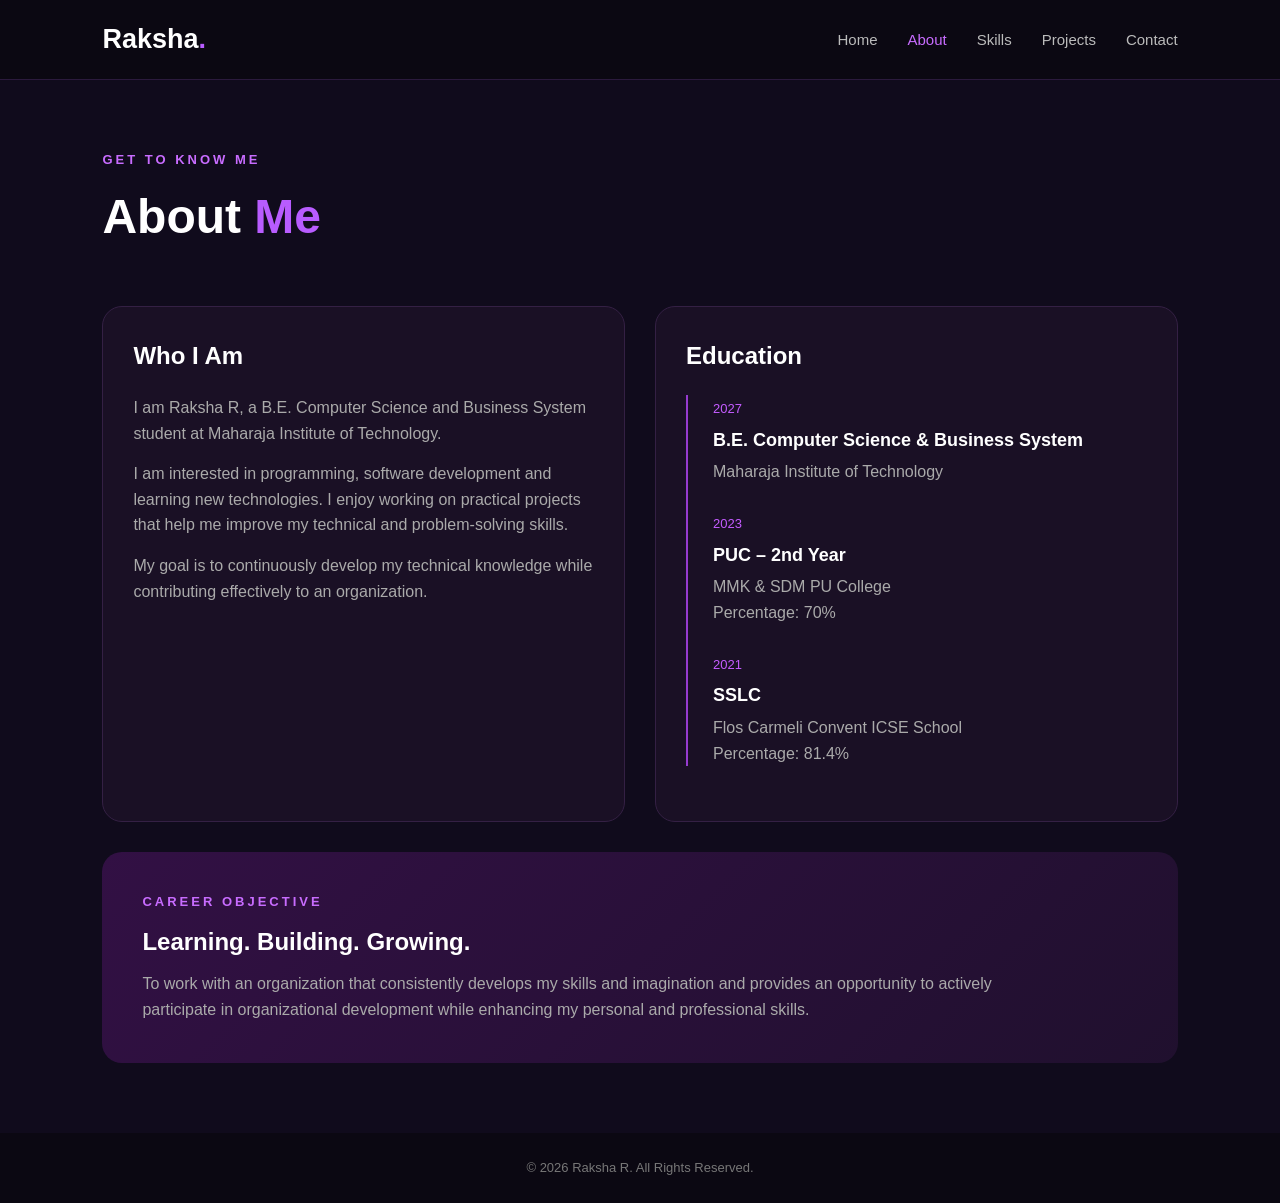
<file: about.html>
<!DOCTYPE html>
<html lang="en">

<head>
    <meta charset="UTF-8">
    <meta name="viewport" content="width=device-width, initial-scale=1.0">
    <title>About | Raksha R</title>
    <link rel="stylesheet" href="style.css">
</head>

<body>

<header>
    <div class="logo">Raksha<span>.</span></div>

    <nav>
        <a href="index.html">Home</a>
        <a href="about.html" class="active">About</a>
        <a href="skills.html">Skills</a>
        <a href="projects.html">Projects</a>
        <a href="contact.html">Contact</a>
    </nav>
</header>

<section class="page">

    <div class="page-heading">
        <p>GET TO KNOW ME</p>
        <h1>About <span>Me</span></h1>
    </div>

    <div class="about-grid">

        <div class="about-card">

            <h2>Who I Am</h2>

            <p>
                I am Raksha R, a B.E. Computer Science and Business System
                student at Maharaja Institute of Technology.
            </p>

            <p>
                I am interested in programming, software development and
                learning new technologies. I enjoy working on practical
                projects that help me improve my technical and problem-solving
                skills.
            </p>

            <p>
                My goal is to continuously develop my technical knowledge
                while contributing effectively to an organization.
            </p>

        </div>

        <div class="about-card">

            <h2>Education</h2>

            <div class="timeline">

                <div class="timeline-item">
                    <span>2027</span>
                    <h3>B.E. Computer Science & Business System</h3>
                    <p>Maharaja Institute of Technology</p>
                </div>

                <div class="timeline-item">
                    <span>2023</span>
                    <h3>PUC – 2nd Year</h3>
                    <p>MMK & SDM PU College</p>
                    <p>Percentage: 70%</p>
                </div>

                <div class="timeline-item">
                    <span>2021</span>
                    <h3>SSLC</h3>
                    <p>Flos Carmeli Convent ICSE School</p>
                    <p>Percentage: 81.4%</p>
                </div>

            </div>

        </div>

    </div>

    <div class="objective">

        <p class="small-title">CAREER OBJECTIVE</p>

        <h2>Learning. Building. Growing.</h2>

        <p>
            To work with an organization that consistently develops my skills
            and imagination and provides an opportunity to actively participate
            in organizational development while enhancing my personal and
            professional skills.
        </p>

    </div>

</section>

<footer>
    <p>© 2026 Raksha R. All Rights Reserved.</p>
</footer>

</body>
</html>
</file>
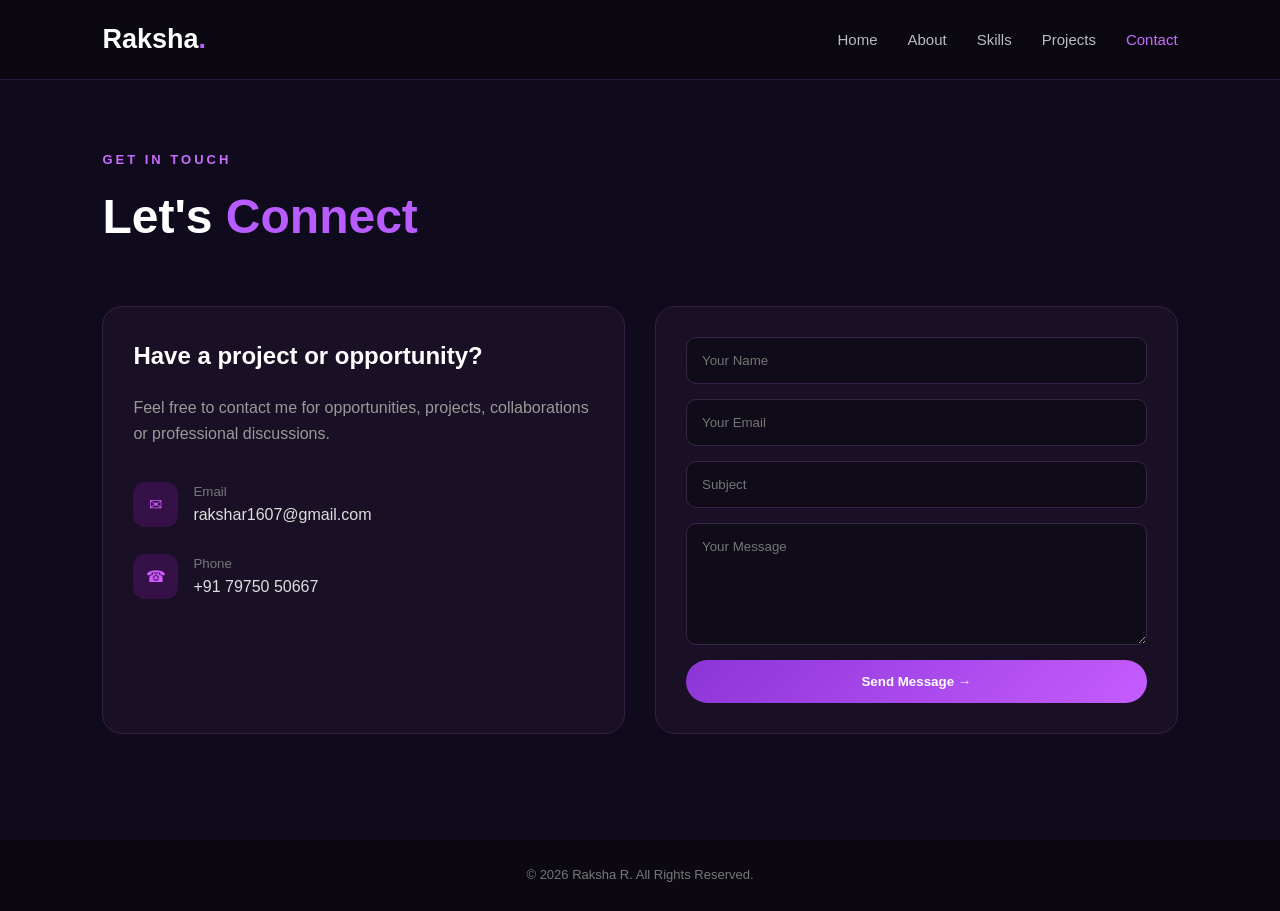
<file: contact.html>
<!DOCTYPE html>
<html lang="en">

<head>
    <meta charset="UTF-8">
    <meta name="viewport" content="width=device-width, initial-scale=1.0">
    <title>Contact | Raksha R</title>
    <link rel="stylesheet" href="style.css">
</head>

<body>

<header>
    <div class="logo">Raksha<span>.</span></div>

    <nav>
        <a href="index.html">Home</a>
        <a href="about.html">About</a>
        <a href="skills.html">Skills</a>
        <a href="projects.html">Projects</a>
        <a href="contact.html" class="active">Contact</a>
    </nav>
</header>

<section class="page contact-page">

    <div class="page-heading">
        <p>GET IN TOUCH</p>
        <h1>Let's <span>Connect</span></h1>
    </div>

    <div class="contact-grid">

        <div class="contact-info">

            <h2>Have a project or opportunity?</h2>

            <p>
                Feel free to contact me for opportunities, projects,
                collaborations or professional discussions.
            </p>

            <div class="contact-item">
                <span>✉</span>
                <div>
                    <small>Email</small>
                    <a href="mailto:rakshar1607@gmail.com">
                        rakshar1607@gmail.com
                    </a>
                </div>
            </div>

            <div class="contact-item">
                <span>☎</span>
                <div>
                    <small>Phone</small>
                    <a href="tel:7975050667">
                        +91 79750 50667
                    </a>
                </div>
            </div>

        </div>

        <form class="contact-form">

            <input type="text" placeholder="Your Name" required>

            <input type="email" placeholder="Your Email" required>

            <input type="text" placeholder="Subject">

            <textarea rows="6" placeholder="Your Message"></textarea>

            <button type="submit">Send Message →</button>

        </form>

    </div>

</section>

<footer>
    <p>© 2026 Raksha R. All Rights Reserved.</p>
</footer>

</body>
</html>
</file>
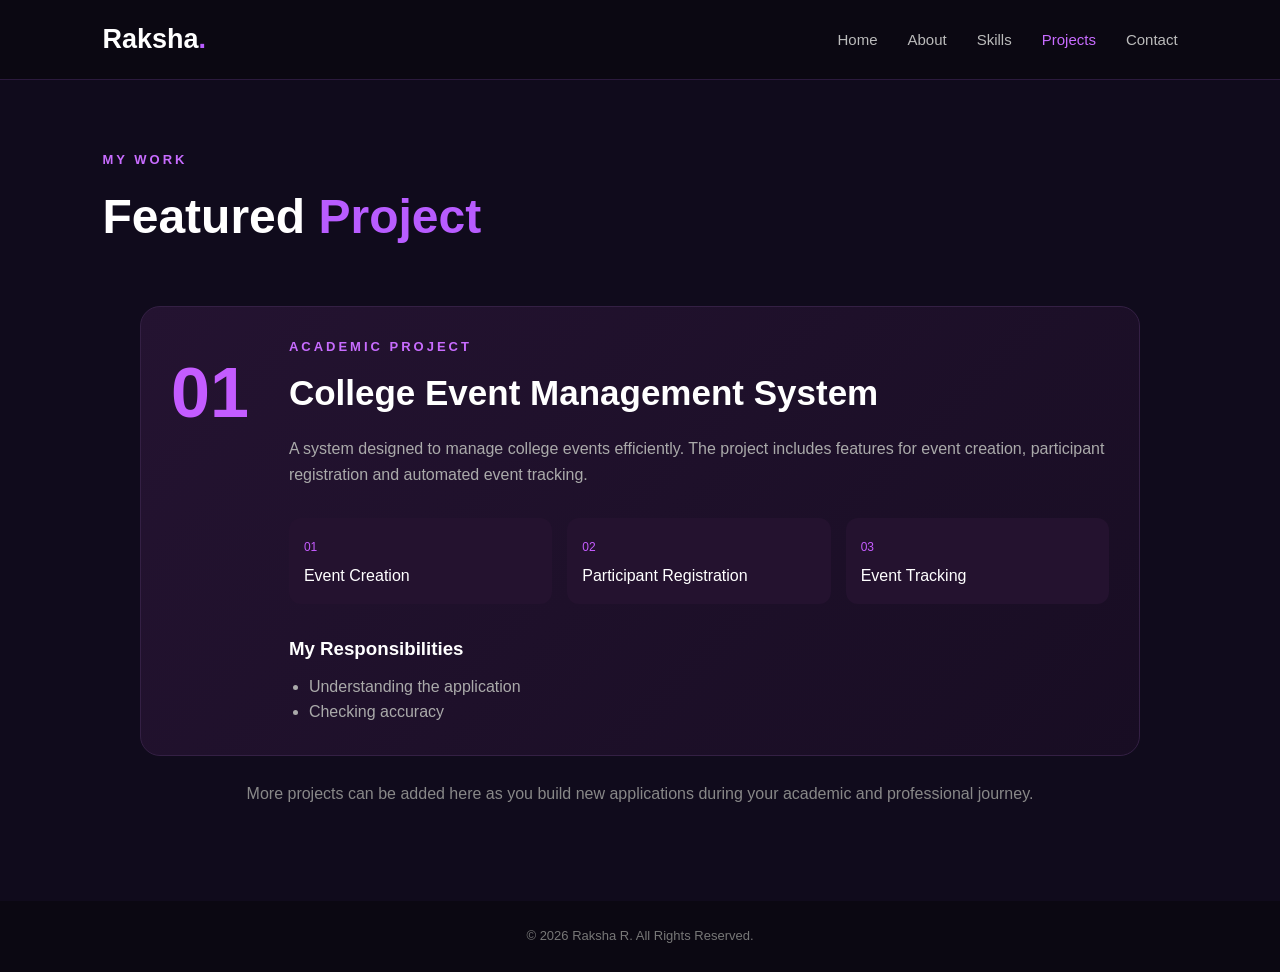
<file: projects.html>
<!DOCTYPE html>
<html lang="en">

<head>
    <meta charset="UTF-8">
    <meta name="viewport" content="width=device-width, initial-scale=1.0">
    <title>Projects | Raksha R</title>
    <link rel="stylesheet" href="style.css">
</head>

<body>

<header>
    <div class="logo">Raksha<span>.</span></div>

    <nav>
        <a href="index.html">Home</a>
        <a href="about.html">About</a>
        <a href="skills.html">Skills</a>
        <a href="projects.html" class="active">Projects</a>
        <a href="contact.html">Contact</a>
    </nav>
</header>

<section class="page">

    <div class="page-heading">
        <p>MY WORK</p>
        <h1>Featured <span>Project</span></h1>
    </div>

    <div class="project-card">

        <div class="project-number">
            01
        </div>

        <div class="project-content">

            <p class="project-type">ACADEMIC PROJECT</p>

            <h2>College Event Management System</h2>

            <p>
                A system designed to manage college events efficiently.
                The project includes features for event creation,
                participant registration and automated event tracking.
            </p>

            <div class="feature-list">

                <div>
                    <span>01</span>
                    <p>Event Creation</p>
                </div>

                <div>
                    <span>02</span>
                    <p>Participant Registration</p>
                </div>

                <div>
                    <span>03</span>
                    <p>Event Tracking</p>
                </div>

            </div>

            <h3>My Responsibilities</h3>

            <ul>
                <li>Understanding the application</li>
                <li>Checking accuracy</li>
            </ul>

        </div>

    </div>

    <div class="project-note">

        <p>
            More projects can be added here as you build new applications
            during your academic and professional journey.
        </p>

    </div>

</section>

<footer>
    <p>© 2026 Raksha R. All Rights Reserved.</p>
</footer>

</body>
</html>
</file>
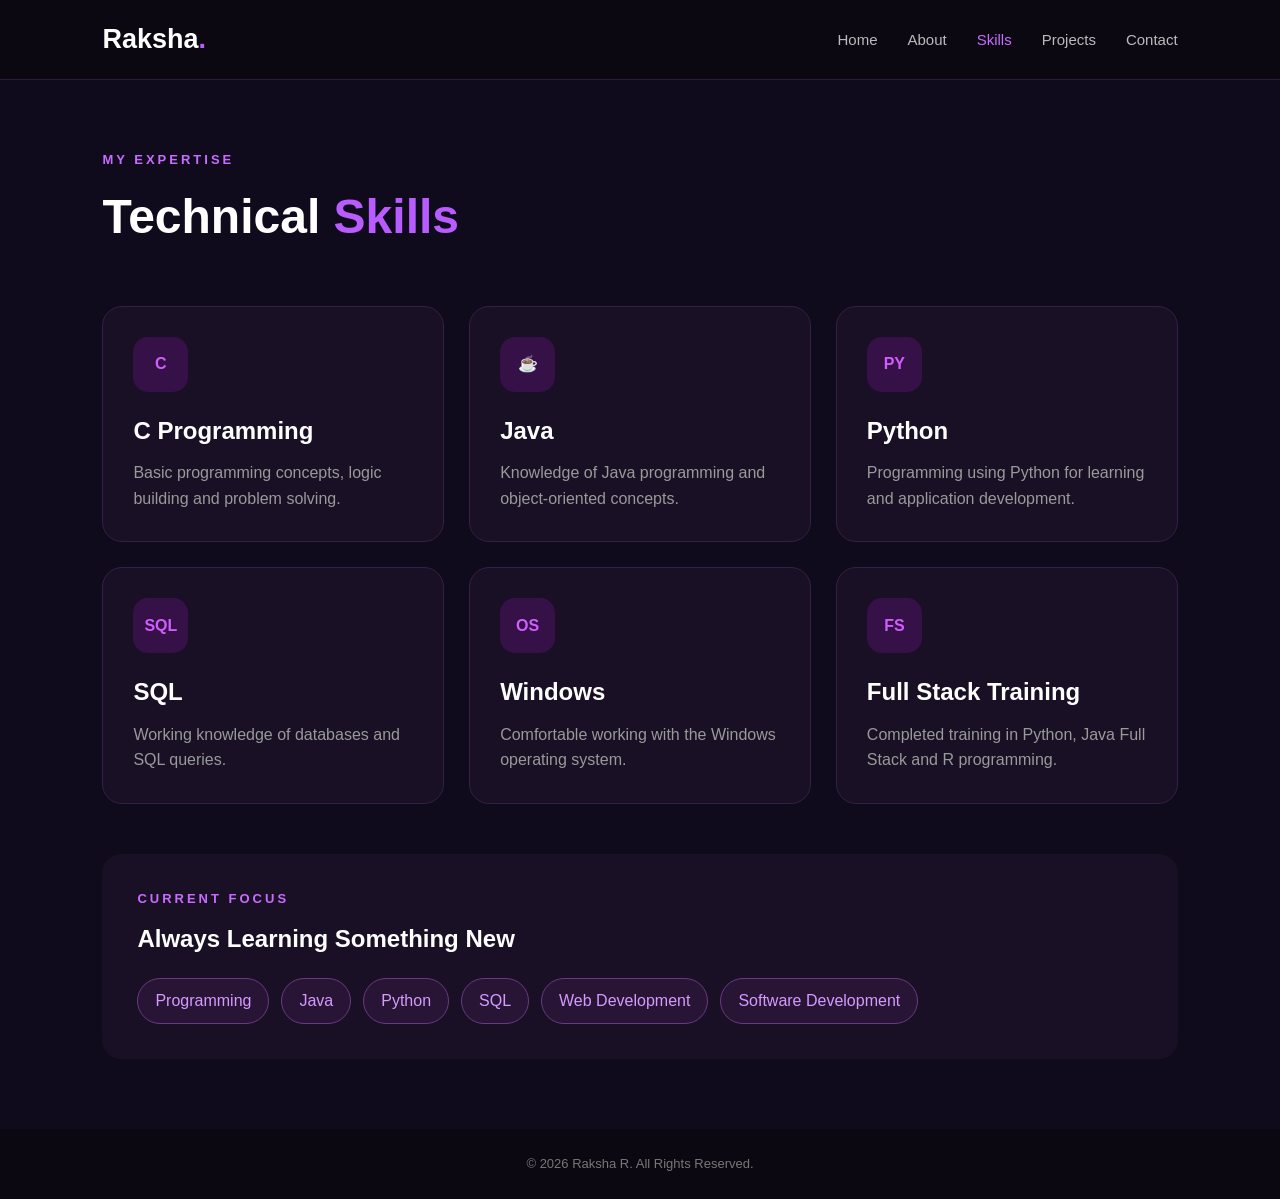
<file: skills.html>
<!DOCTYPE html>
<html lang="en">

<head>
    <meta charset="UTF-8">
    <meta name="viewport" content="width=device-width, initial-scale=1.0">
    <title>Skills | Raksha R</title>
    <link rel="stylesheet" href="style.css">
</head>

<body>

<header>
    <div class="logo">Raksha<span>.</span></div>

    <nav>
        <a href="index.html">Home</a>
        <a href="about.html">About</a>
        <a href="skills.html" class="active">Skills</a>
        <a href="projects.html">Projects</a>
        <a href="contact.html">Contact</a>
    </nav>
</header>

<section class="page">

    <div class="page-heading">
        <p>MY EXPERTISE</p>
        <h1>Technical <span>Skills</span></h1>
    </div>

    <div class="skills-grid">

        <div class="skill-card">
            <div class="icon">C</div>
            <h2>C Programming</h2>
            <p>
                Basic programming concepts, logic building and problem solving.
            </p>
        </div>

        <div class="skill-card">
            <div class="icon">☕</div>
            <h2>Java</h2>
            <p>
                Knowledge of Java programming and object-oriented concepts.
            </p>
        </div>

        <div class="skill-card">
            <div class="icon">PY</div>
            <h2>Python</h2>
            <p>
                Programming using Python for learning and application development.
            </p>
        </div>

        <div class="skill-card">
            <div class="icon">SQL</div>
            <h2>SQL</h2>
            <p>
                Working knowledge of databases and SQL queries.
            </p>
        </div>

        <div class="skill-card">
            <div class="icon">OS</div>
            <h2>Windows</h2>
            <p>
                Comfortable working with the Windows operating system.
            </p>
        </div>

        <div class="skill-card">
            <div class="icon">FS</div>
            <h2>Full Stack Training</h2>
            <p>
                Completed training in Python, Java Full Stack and R programming.
            </p>
        </div>

    </div>

    <div class="learning">

        <p class="small-title">CURRENT FOCUS</p>

        <h2>Always Learning Something New</h2>

        <div class="tags">
            <span>Programming</span>
            <span>Java</span>
            <span>Python</span>
            <span>SQL</span>
            <span>Web Development</span>
            <span>Software Development</span>
        </div>

    </div>

</section>

<footer>
    <p>© 2026 Raksha R. All Rights Reserved.</p>
</footer>

</body>
</html>
</file>
<file: style.css>
* {
    margin: 0;
    padding: 0;
    box-sizing: border-box;
}

body {
    font-family: Arial, sans-serif;
    background: #100b1c;
    color: #fff;
    line-height: 1.6;
}

header {
    height: 80px;
    padding: 0 8%;
    display: flex;
    justify-content: space-between;
    align-items: center;
    background: #0b0812;
    border-bottom: 1px solid #2b1a3d;
}

.logo {
    font-size: 27px;
    font-weight: bold;
}

.logo span,
h1 span {
    color: #b85cff;
}

nav {
    display: flex;
    gap: 30px;
}

nav a {
    color: #bbb;
    text-decoration: none;
    font-size: 15px;
    transition: .3s;
}

nav a:hover,
nav .active {
    color: #c86cff;
}

.hero {
    min-height: 78vh;
    padding: 70px 8%;
    display: flex;
    align-items: center;
    justify-content: space-between;
    background:
        radial-gradient(circle at 75% 45%, #42136b 0, transparent 28%),
        #100b1c;
}

.hero-text {
    max-width: 650px;
}

.small-title,
.page-heading p,
.project-type {
    color: #c86cff;
    font-size: 13px;
    font-weight: bold;
    letter-spacing: 3px;
}

.hero h1 {
    font-size: 64px;
    margin: 15px 0 5px;
}

.hero h2 {
    color: #ddd;
    font-size: 23px;
    font-weight: normal;
}

.hero-text > p:not(.small-title) {
    color: #aaa;
    margin: 25px 0;
    max-width: 570px;
}

.buttons {
    display: flex;
    gap: 15px;
}

.btn {
    display: inline-block;
    padding: 13px 25px;
    border-radius: 30px;
    background: linear-gradient(135deg, #8b35d6, #c65cff);
    color: white;
    text-decoration: none;
    font-weight: bold;
    box-shadow: 0 0 25px #7b2bb855;
}

.btn.outline {
    background: transparent;
    border: 1px solid #a84fff;
}

.profile-area {
    position: relative;
    margin-right: 5%;
}

.circle {
    width: 330px;
    height: 330px;
    padding: 10px;
    border-radius: 50%;
    background: linear-gradient(135deg, #8b35d6, #df72ff);
    box-shadow: 0 0 60px #9a35d855;
}

.circle img {
    width: 100%;
    height: 100%;
    border-radius: 50%;
    object-fit: cover;
    background: #24132f;
}

.floating-card {
    position: absolute;
    right: -25px;
    bottom: 20px;
    background: #1e122a;
    border: 1px solid #713d8c;
    padding: 15px 22px;
    border-radius: 15px;
    box-shadow: 0 10px 30px #0008;
}

.floating-card span {
    color: #d15cff;
    font-size: 25px;
    font-weight: bold;
}

.floating-card small {
    display: block;
    color: #aaa;
}

.home-bottom {
    padding: 30px 8%;
    display: flex;
    justify-content: center;
    gap: 100px;
    background: #160d24;
}

.home-bottom div {
    text-align: center;
}

.home-bottom strong {
    display: block;
    color: #d260ff;
    font-size: 27px;
}

.home-bottom span {
    color: #999;
    font-size: 13px;
}

.page {
    min-height: calc(100vh - 140px);
    padding: 70px 8%;
}

.page-heading {
    margin-bottom: 50px;
}

.page-heading h1 {
    font-size: 48px;
    margin-top: 8px;
}

.about-grid {
    display: grid;
    grid-template-columns: 1fr 1fr;
    gap: 30px;
}

.about-card,
.skill-card,
.project-card,
.contact-info,
.contact-form {
    background: #1a1025;
    border: 1px solid #342044;
    border-radius: 20px;
    padding: 30px;
}

.about-card h2,
.contact-info h2 {
    margin-bottom: 20px;
}

.about-card p {
    color: #aaa;
    margin-bottom: 15px;
}

.timeline {
    border-left: 2px solid #963bd0;
    padding-left: 25px;
}

.timeline-item {
    margin-bottom: 25px;
}

.timeline-item span {
    color: #c45cff;
    font-size: 13px;
}

.timeline-item h3 {
    margin: 5px 0;
    font-size: 18px;
}

.timeline-item p {
    margin: 0;
}

.objective {
    margin-top: 30px;
    padding: 40px;
    border-radius: 20px;
    background: linear-gradient(135deg, #321044, #20102e);
}

.objective h2 {
    margin: 10px 0;
}

.objective p:last-child {
    color: #aaa;
    max-width: 850px;
}

.skills-grid {
    display: grid;
    grid-template-columns: repeat(3, 1fr);
    gap: 25px;
}

.skill-card {
    transition: .3s;
}

.skill-card:hover {
    transform: translateY(-7px);
    border-color: #9e43d3;
    box-shadow: 0 10px 30px #0006;
}

.icon {
    width: 55px;
    height: 55px;
    border-radius: 15px;
    display: flex;
    align-items: center;
    justify-content: center;
    background: #351148;
    color: #d15cff;
    font-weight: bold;
    margin-bottom: 20px;
}

.skill-card p {
    color: #999;
    margin-top: 10px;
}

.learning {
    margin-top: 50px;
    padding: 35px;
    background: #1a1025;
    border-radius: 20px;
}

.learning h2 {
    margin: 10px 0 20px;
}

.tags {
    display: flex;
    flex-wrap: wrap;
    gap: 12px;
}

.tags span {
    padding: 9px 17px;
    border: 1px solid #693985;
    border-radius: 25px;
    color: #d69aff;
    background: #281535;
}

.project-card {
    display: flex;
    gap: 40px;
    max-width: 1000px;
    margin: auto;
    background: linear-gradient(135deg, #241331, #180d23);
}

.project-number {
    color: #c35cff;
    font-size: 70px;
    font-weight: bold;
}

.project-content {
    flex: 1;
}

.project-content h2 {
    font-size: 35px;
    margin: 8px 0 15px;
}

.project-content > p:not(.project-type) {
    color: #aaa;
}

.feature-list {
    display: grid;
    grid-template-columns: repeat(3, 1fr);
    gap: 15px;
    margin: 30px 0;
}

.feature-list div {
    padding: 15px;
    border-radius: 12px;
    background: #24122f;
}

.feature-list span {
    color: #c55cff;
    font-size: 12px;
}

.feature-list p {
    margin-top: 5px;
}

.project-content h3 {
    margin-bottom: 10px;
}

.project-content li {
    color: #aaa;
    margin-left: 20px;
}

.project-note {
    max-width: 1000px;
    margin: 25px auto;
    text-align: center;
    color: #888;
}

.contact-grid {
    display: grid;
    grid-template-columns: 1fr 1fr;
    gap: 30px;
}

.contact-info > p {
    color: #999;
    margin-bottom: 35px;
}

.contact-item {
    display: flex;
    gap: 15px;
    align-items: center;
    margin: 25px 0;
}

.contact-item > span {
    width: 45px;
    height: 45px;
    display: flex;
    justify-content: center;
    align-items: center;
    background: #351148;
    border-radius: 12px;
    color: #d15cff;
}

.contact-item small {
    display: block;
    color: #777;
}

.contact-item a {
    color: #ddd;
    text-decoration: none;
}

.contact-form {
    display: flex;
    flex-direction: column;
    gap: 15px;
}

.contact-form input,
.contact-form textarea {
    width: 100%;
    padding: 15px;
    border: 1px solid #392448;
    border-radius: 10px;
    outline: none;
    background: #100b18;
    color: white;
    font-family: inherit;
}

.contact-form input:focus,
.contact-form textarea:focus {
    border-color: #ae4de0;
}

.contact-form button {
    border: none;
    padding: 14px;
    border-radius: 25px;
    color: white;
    background: linear-gradient(135deg, #8b35d6, #c65cff);
    font-weight: bold;
    cursor: pointer;
}

footer {
    padding: 25px;
    text-align: center;
    background: #0b0812;
    color: #777;
    font-size: 13px;
}

@media (max-width: 850px) {

    header {
        height: auto;
        padding: 20px;
        flex-direction: column;
        gap: 20px;
    }

    nav {
        gap: 15px;
        flex-wrap: wrap;
        justify-content: center;
    }

    .hero {
        flex-direction: column;
        text-align: center;
        gap: 60px;
    }

    .hero h1 {
        font-size: 45px;
    }

    .buttons {
        justify-content: center;
    }

    .profile-area {
        margin: 0;
    }

    .circle {
        width: 260px;
        height: 260px;
    }

    .home-bottom {
        gap: 30px;
    }

    .about-grid,
    .contact-grid {
        grid-template-columns: 1fr;
    }

    .skills-grid {
        grid-template-columns: 1fr 1fr;
    }

    .project-card {
        flex-direction: column;
    }

}

@media (max-width: 550px) {

    .page {
        padding: 50px 5%;
    }

    .page-heading h1 {
        font-size: 38px;
    }

    .skills-grid {
        grid-template-columns: 1fr;
    }

    .feature-list {
        grid-template-columns: 1fr;
    }

    .home-bottom {
        flex-direction: column;
    }

    .floating-card {
        right: -10px;
    }

}
</file>
